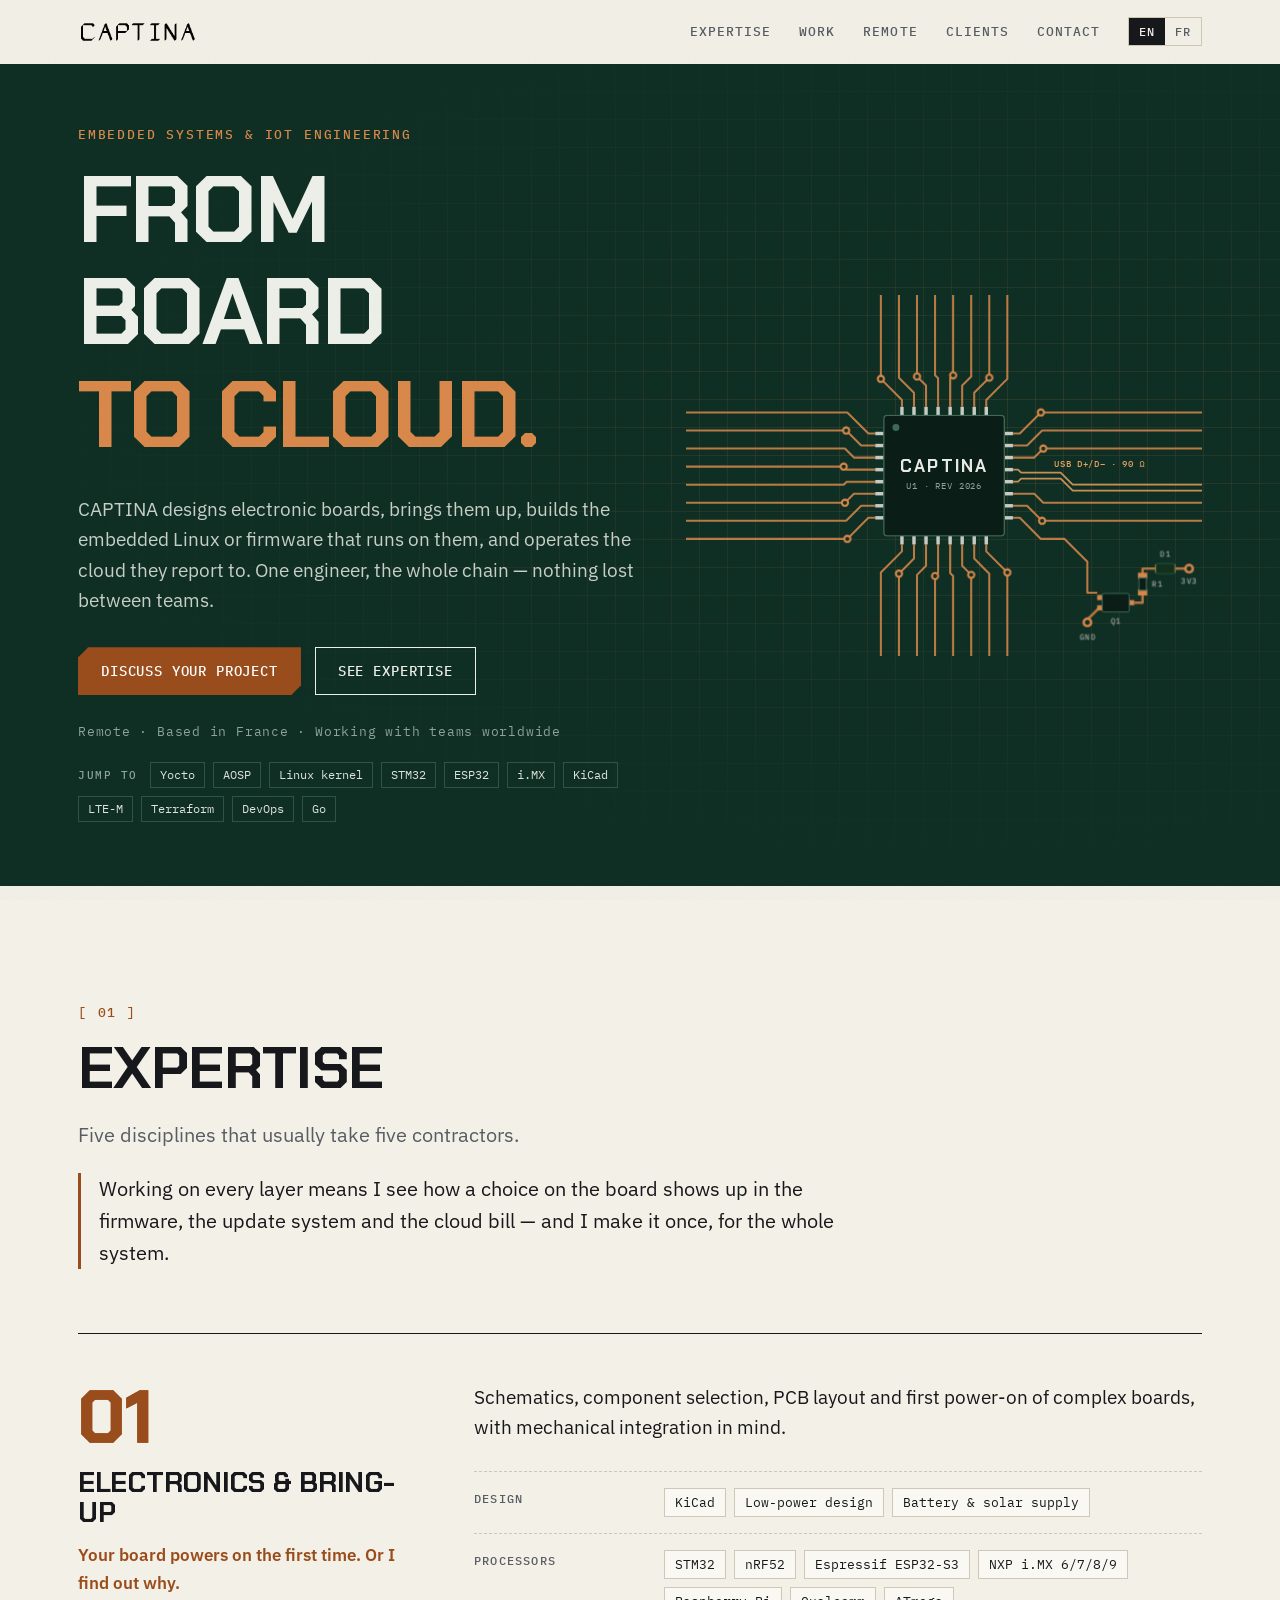
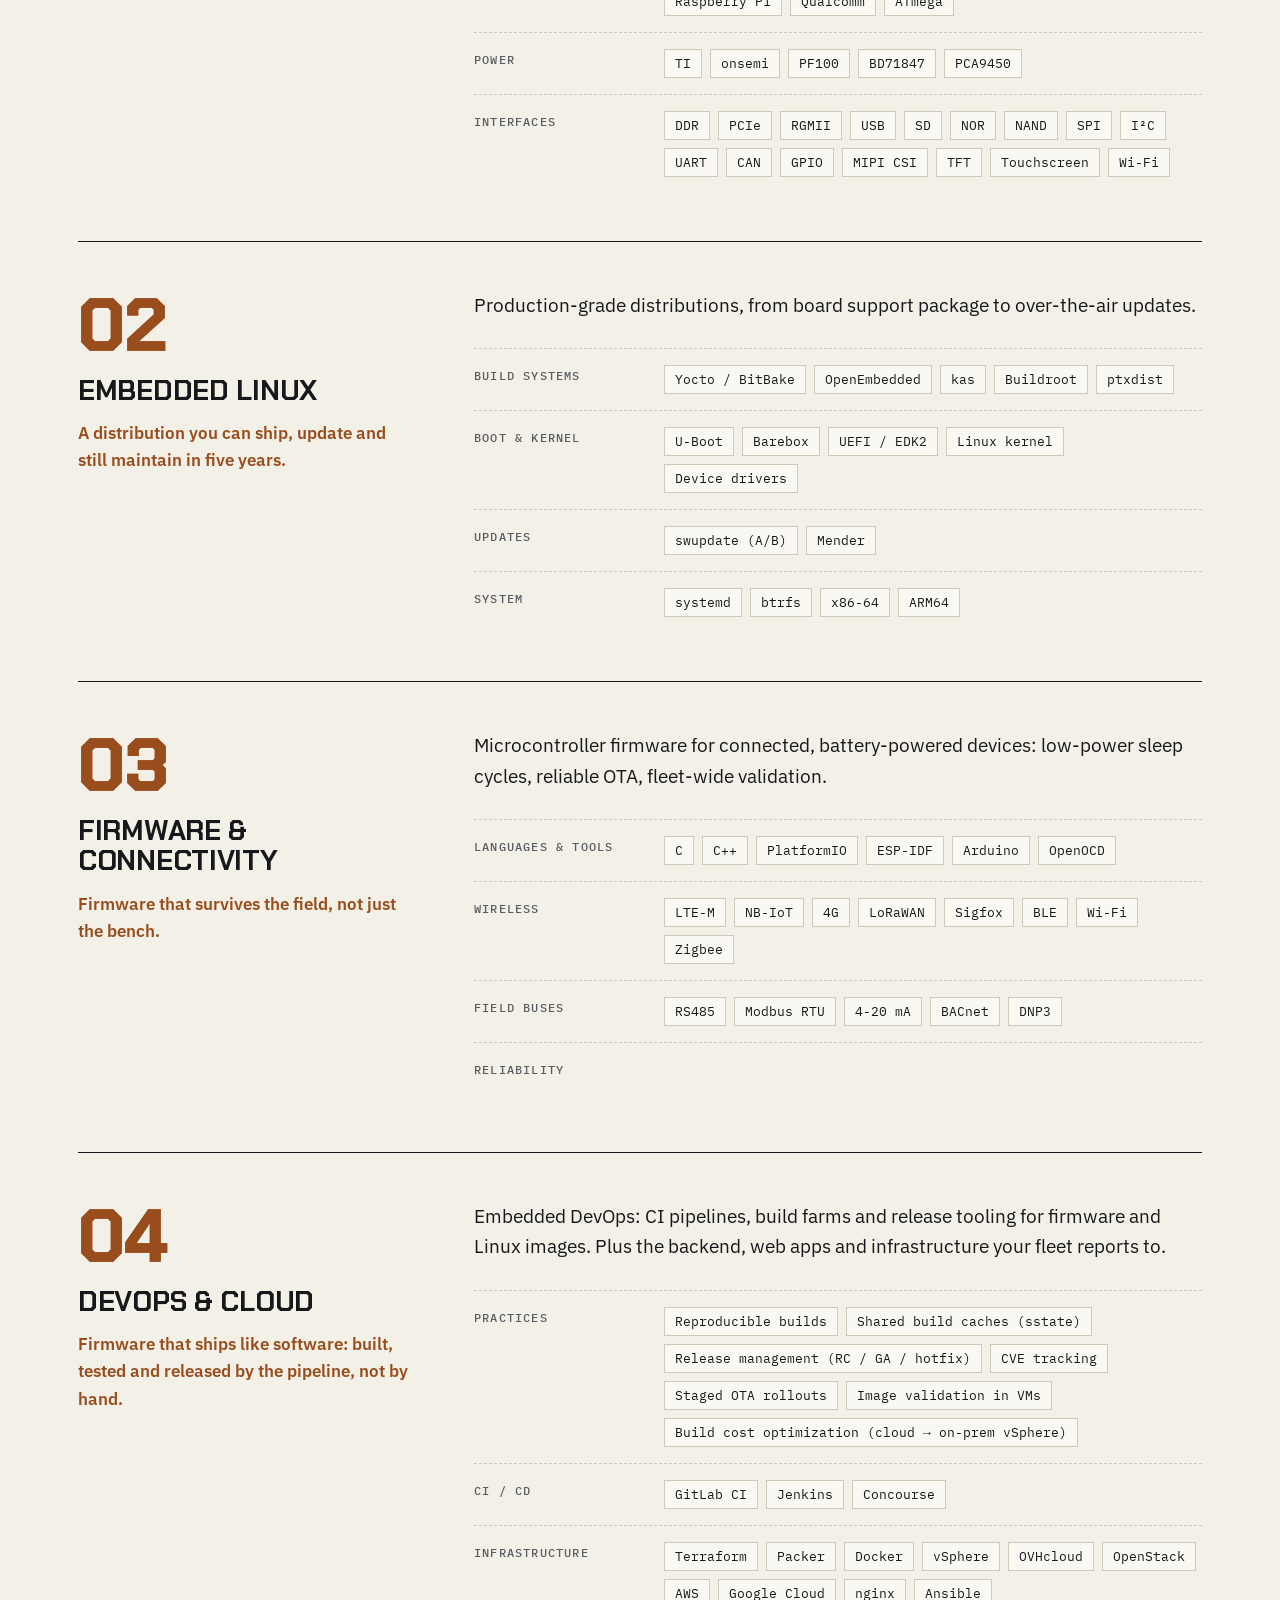
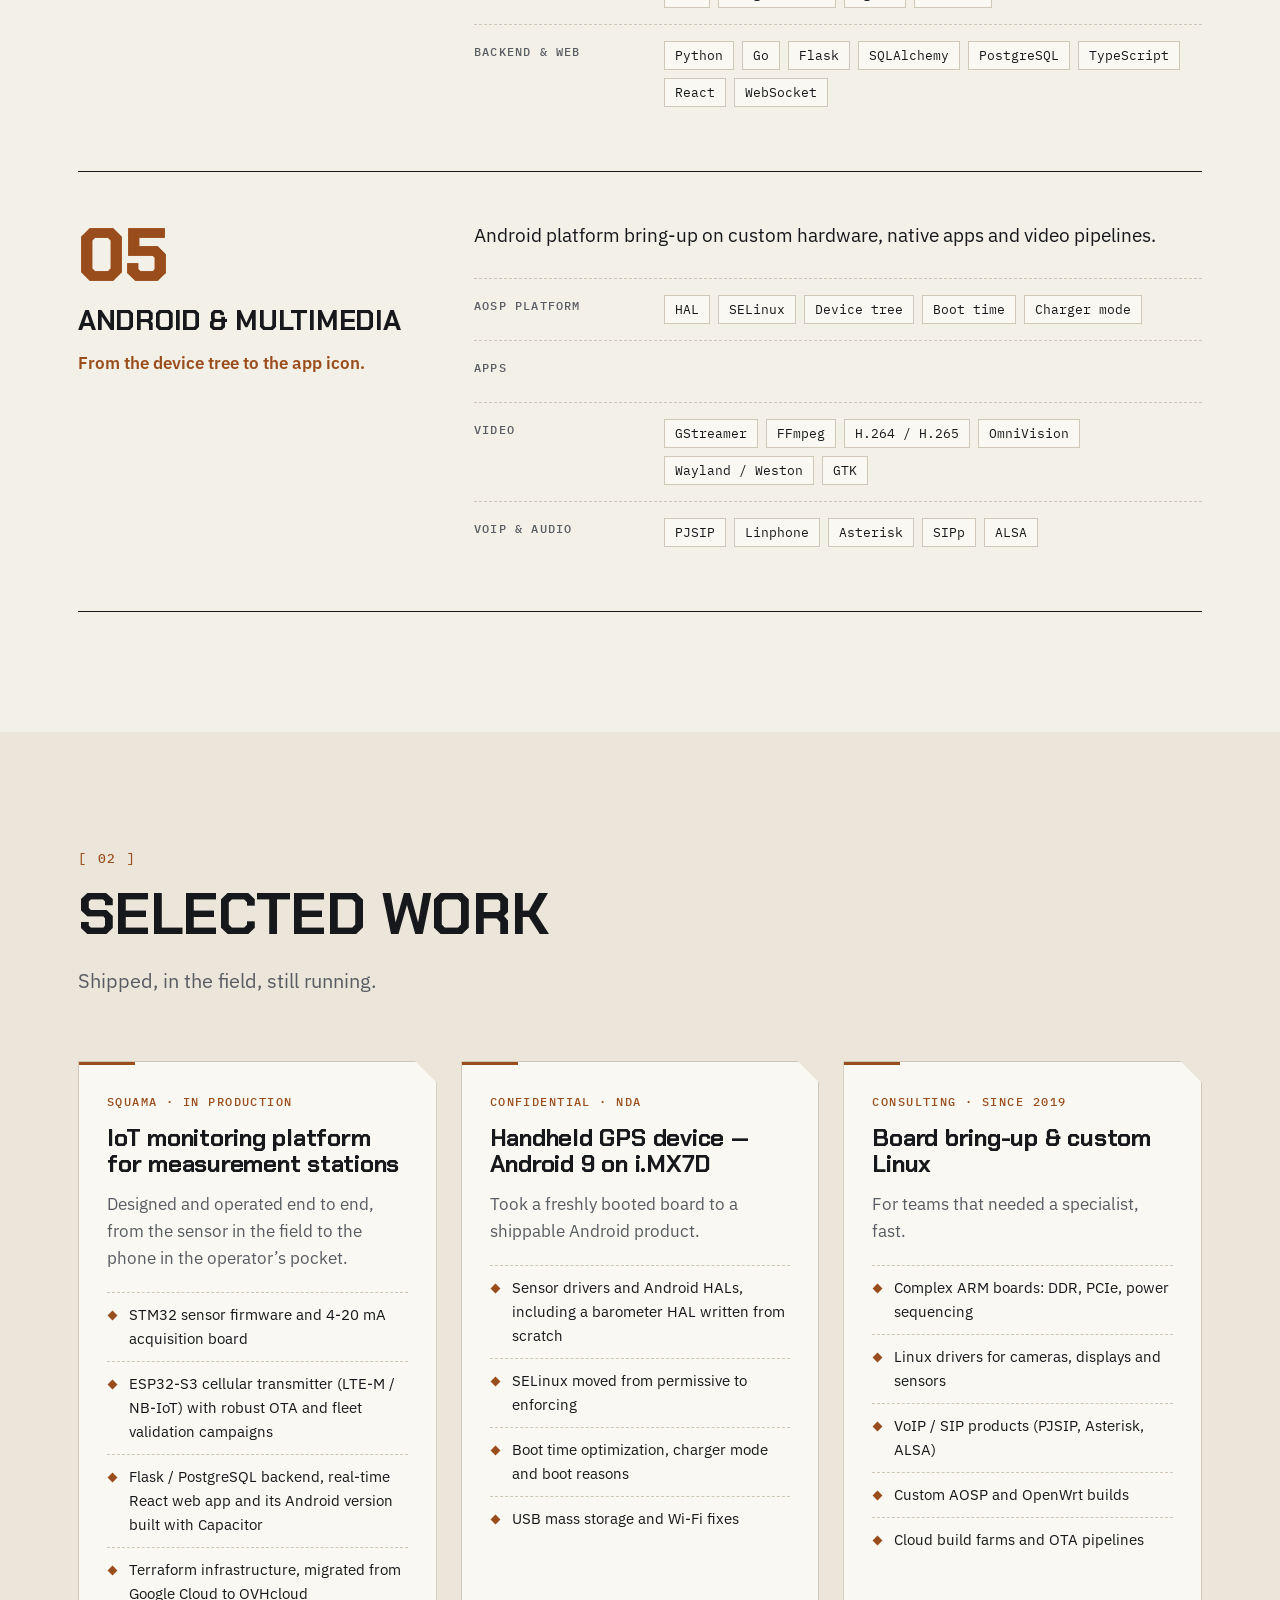
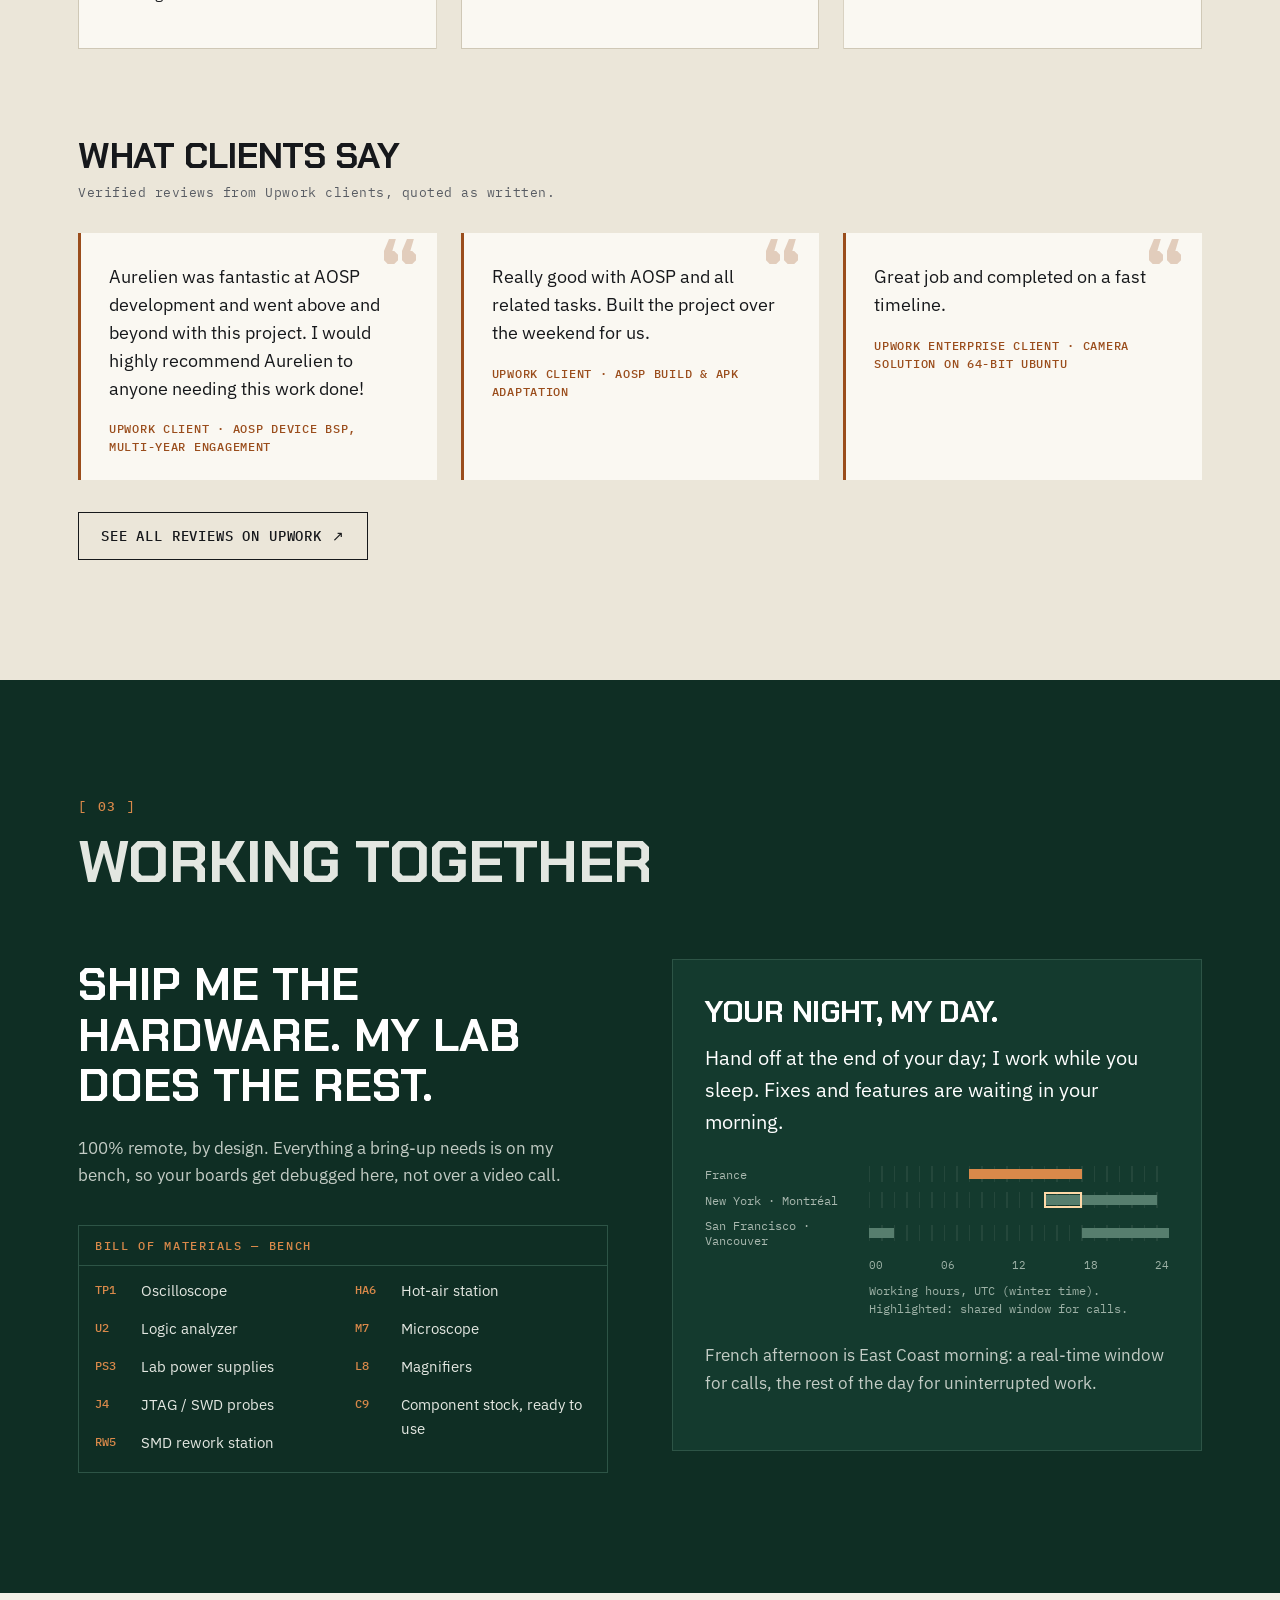
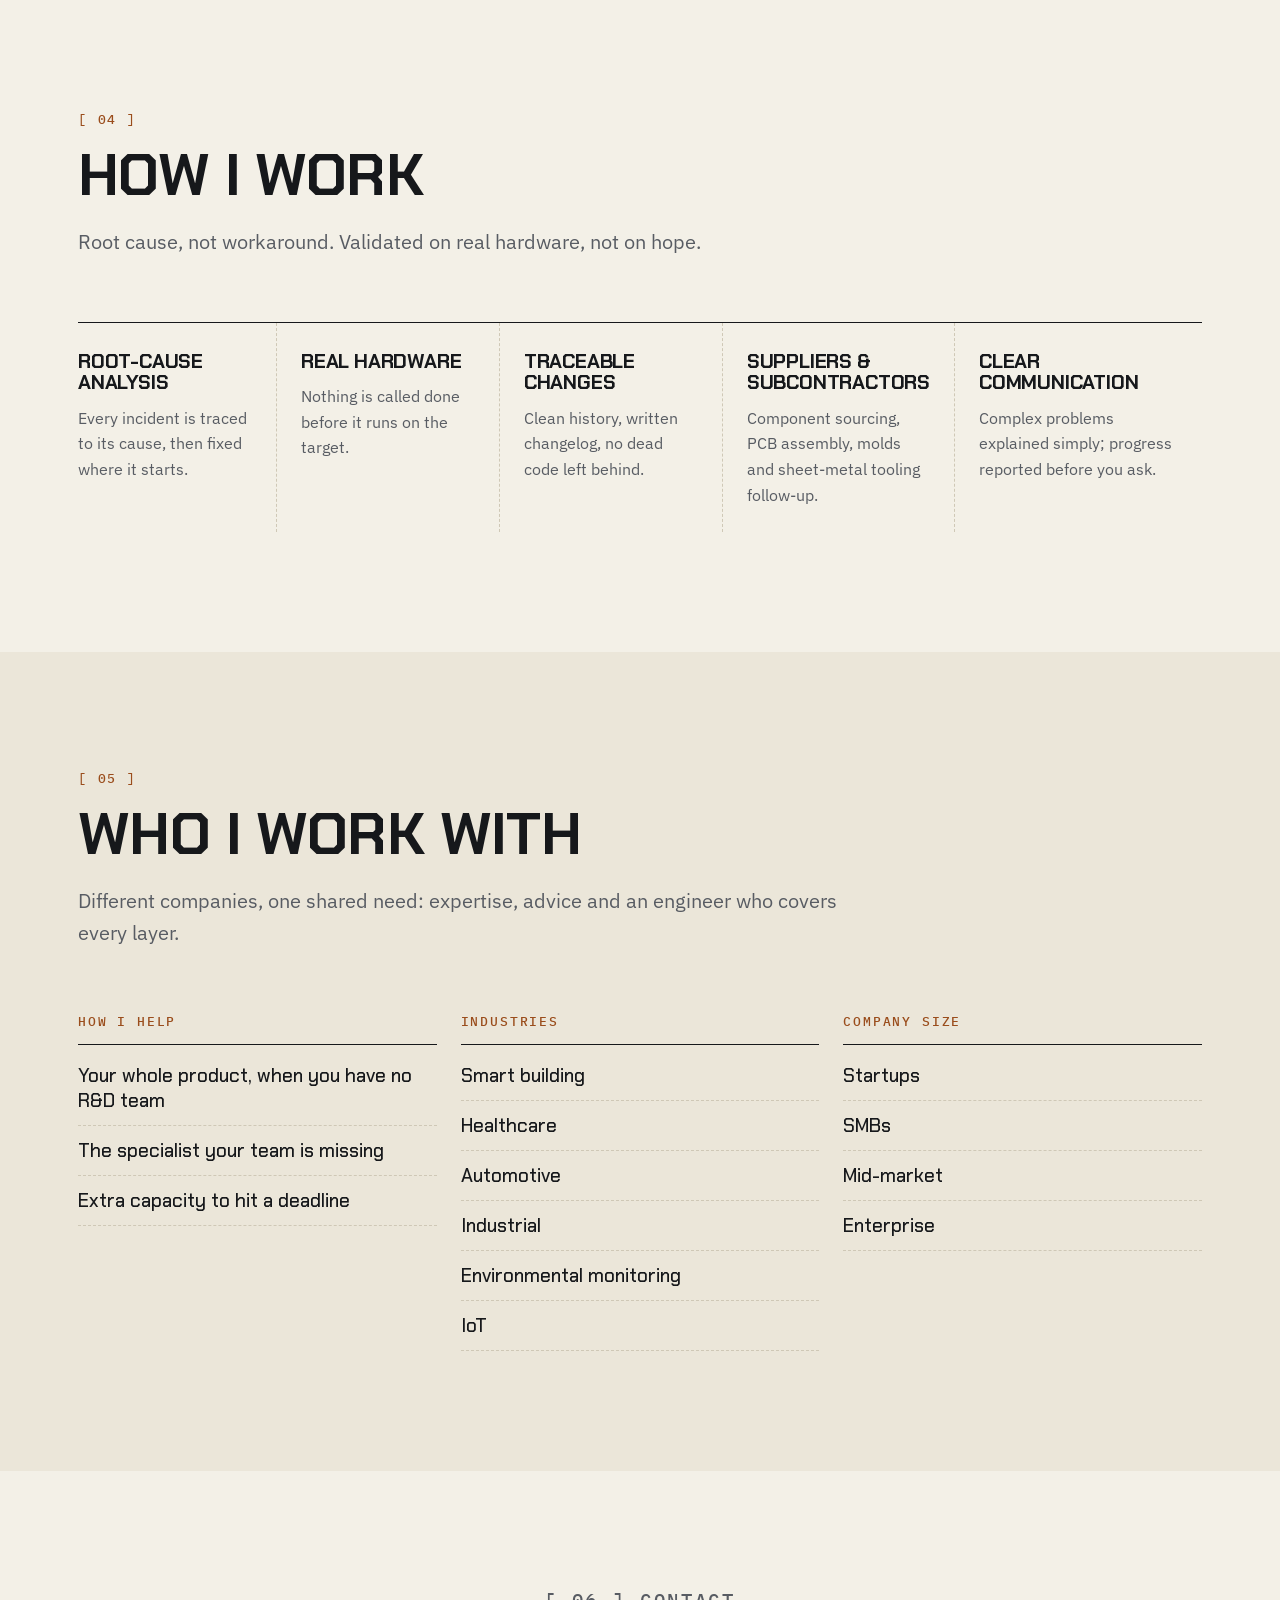
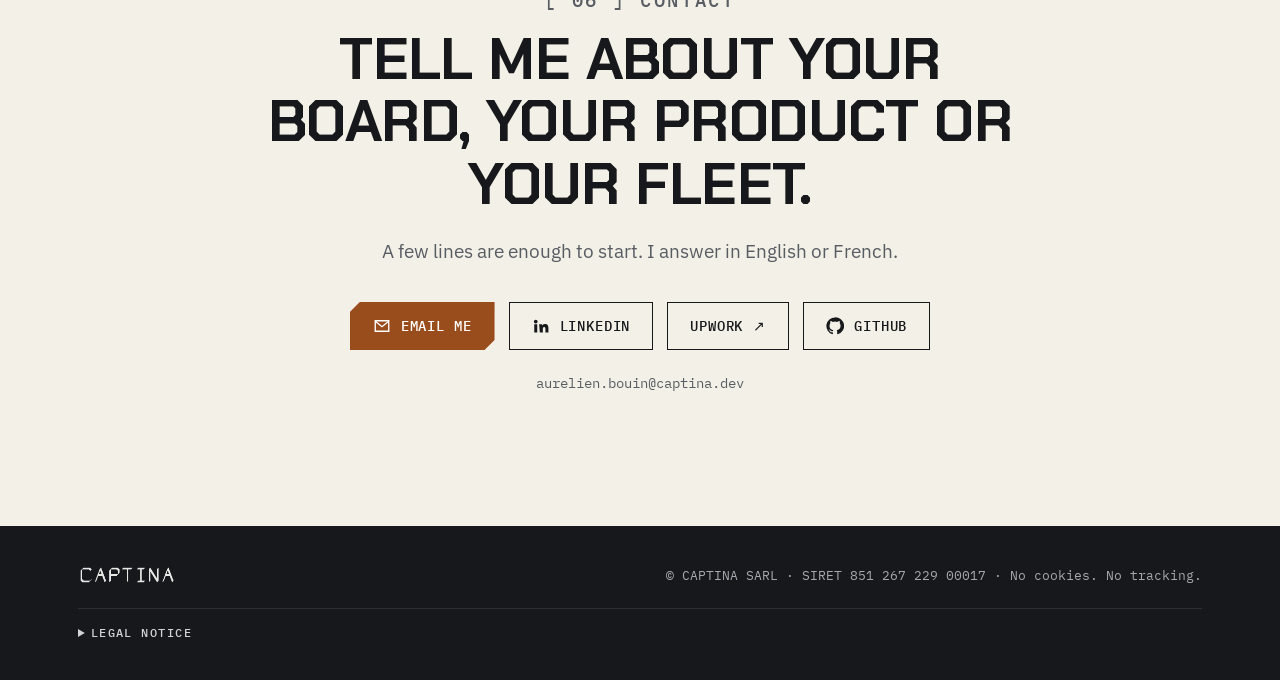
<file: index.html>
<!DOCTYPE html>
<html lang="en">
<head>
  <meta charset="utf-8">
  <meta name="viewport" content="width=device-width, initial-scale=1">
  <title data-i18n="meta.title">CAPTINA — Embedded systems &amp; IoT engineering, from board to cloud</title>
  <meta name="description" data-i18n-attr="content:meta.desc" content="Embedded systems engineering: electronics, embedded Linux (Yocto), firmware, Android (AOSP) and cloud. 100% remote, fully equipped lab, based in France.">
  <link rel="canonical" href="https://captina.dev/">
  <meta property="og:type" content="website">
  <meta property="og:url" content="https://captina.dev/">
  <meta property="og:title" content="CAPTINA — From board to cloud">
  <meta property="og:description" content="Embedded systems engineering: electronics, embedded Linux, firmware, Android and cloud. 100% remote.">
  <meta property="og:image" content="https://captina.dev/images/og.png">
  <meta property="og:image:width" content="1200">
  <meta property="og:image:height" content="630">
  <meta property="og:image:alt" content="CAPTINA — From board to cloud">
  <meta property="og:locale" content="en_US">
  <meta property="og:locale:alternate" content="fr_FR">
  <meta name="twitter:card" content="summary_large_image">
  <link rel="alternate" hreflang="en" href="https://captina.dev/">
  <link rel="alternate" hreflang="fr" href="https://captina.dev/?lang=fr">
  <link rel="alternate" hreflang="x-default" href="https://captina.dev/">
  <meta name="theme-color" content="#0f2e24">
  <script type="application/ld+json">{"@context":"https://schema.org","@type":"ProfessionalService","name":"CAPTINA","url":"https://captina.dev/","logo":"https://captina.dev/images/captina_noir.png","image":"https://captina.dev/images/og.png","description":"Embedded systems and IoT engineering, from board to cloud: electronics, embedded Linux (Yocto), firmware, Android (AOSP), DevOps and cloud. 100% remote.","founder":{"@type":"Person","name":"Aurélien Bouin","jobTitle":"Embedded systems engineer","sameAs":["https://www.linkedin.com/in/aurelien-bouin","https://github.com/aurelihein"]},"address":{"@type":"PostalAddress","addressLocality":"Mazé-Milon","postalCode":"49630","addressCountry":"FR"},"areaServed":"Worldwide","vatID":"FR55851267229","identifier":"SIRET 851 267 229 00017","knowsAbout":["Embedded Linux","Yocto Project","AOSP","Firmware","STM32","ESP32","PCB design","KiCad","IoT","LTE-M","DevOps","Terraform","GitLab CI"],"sameAs":["https://www.linkedin.com/in/aurelien-bouin","https://github.com/aurelihein","https://www.upwork.com/freelancers/~013d21c92118887247"]}</script>
  <link rel="icon" href="images/favicon.svg" type="image/svg+xml">
  <link rel="preload" href="fonts/chakra-petch-700.woff2" as="font" type="font/woff2" crossorigin>
  <link rel="stylesheet" href="css/style.css">
</head>
<body>
  <a class="skip" href="#main" data-i18n="nav.skip">Skip to content</a>

  <header class="topbar">
    <div class="wrap topbar-in">
      <a class="brand" href="#top" aria-label="CAPTINA"><img src="images/captina_noir.png" alt="CAPTINA" width="154" height="28"></a>
      <button class="nav-toggle" type="button" aria-expanded="false" aria-controls="nav" data-i18n-attr="aria-label:nav.menu" aria-label="Menu"><span></span><span></span></button>
      <nav id="nav" class="nav">
        <a href="#expertise" data-i18n="nav.expertise">Expertise</a>
        <a href="#work" data-i18n="nav.work">Work</a>
        <a href="#remote" data-i18n="nav.remote">Remote</a>
        <a href="#references_1" data-i18n="nav.clients">Clients</a>
        <a href="#contact" data-i18n="nav.contact">Contact</a>
        <span class="lang" role="group" aria-label="Language">
          <button type="button" data-lang="en" aria-pressed="true">EN</button><button type="button" data-lang="fr" aria-pressed="false">FR</button>
        </span>
      </nav>
    </div>
  </header>

  <div class="scroll-trace" aria-hidden="true"><i></i></div>
  <svg class="page-trace" aria-hidden="true" focusable="false"></svg>
  <main id="main">
    <section class="hero" id="top">
      <div class="wrap hero-in">
        <div class="hero-copy">
          <p class="kicker" data-i18n="hero.kicker">Embedded systems &amp; IoT engineering</p>
          <h1><span class="line" data-i18n="hero.l1">From board</span> <span class="line accent" data-i18n="hero.l2">to cloud.</span></h1>
          <p class="sub" data-i18n="hero.sub">CAPTINA designs electronic boards, brings them up, builds the embedded Linux or firmware that runs on them, and operates the cloud they report to. One engineer, the whole chain — nothing lost between teams.</p>
          <div class="cta">
            <a class="btn btn-solid" href="#contact" data-i18n="hero.cta1">Discuss your project</a>
            <a class="btn btn-ghost" href="#expertise" data-i18n="hero.cta2">See expertise</a>
          </div>
          <p class="hero-meta" data-i18n="hero.meta">Remote · Based in France · Working with teams worldwide</p>
          <nav class="jump" aria-labelledby="jump-l"><span id="jump-l" data-i18n="hero.index">Jump to</span><a href="#expertise" data-jump="Yocto">Yocto</a><a href="#expertise" data-jump="AOSP">AOSP</a><a href="#expertise" data-jump="Linux kernel">Linux kernel</a><a href="#expertise" data-jump="STM32">STM32</a><a href="#expertise" data-jump="ESP32">ESP32</a><a href="#expertise" data-jump="i.MX">i.MX</a><a href="#expertise" data-jump="KiCad">KiCad</a><a href="#expertise" data-jump="LTE-M">LTE-M</a><a href="#expertise" data-jump="Terraform">Terraform</a><a href="#expertise" data-jump="DevOps">DevOps</a><a href="#expertise" data-jump="Go">Go</a></nav>
        </div>
        <div class="hero-art">
      <svg class="board" viewBox="0 0 600 420" aria-hidden="true" focusable="false">
        <defs><radialGradient id="glow"><stop offset="0" stop-color="#3dff7a" stop-opacity=".9"/><stop offset="1" stop-color="#3dff7a" stop-opacity="0"/></radialGradient></defs>
        <g class="traces"><path class="tr" style="--d:0.00s" d="M251 130L251 122L226.5 97.5L226.5 -280"/><path class="tr" style="--d:0.04s" d="M265 130L265 113.6L247.5 96.1L247.5 -280"/><path class="tr" style="--d:0.07s" d="M279 130L279 105.2L268.5 94.7L268.5 -280"/><path class="tr" style="--d:0.11s" d="M293 130L293 96.8L289.5 93.3L289.5 -280"/><path class="tr" style="--d:0.14s" d="M307 130L307 96.8L310.5 93.3L310.5 -280"/><path class="tr" style="--d:0.18s" d="M321 130L321 105.2L331.5 94.7L331.5 -280"/><path class="tr" style="--d:0.21s" d="M335 130L335 113.6L352.5 96.1L352.5 -280"/><path class="tr" style="--d:0.25s" d="M349 130L349 122L373.5 97.5L373.5 -280"/><path class="tr" style="--d:0.28s" d="M380 161L388 161L412.5 136.5L790 136.5"/><path class="tr" style="--d:0.32s" d="M380 175L396.4 175L413.9 157.5L790 157.5"/><path class="tr" style="--d:0.35s" d="M380 189L404.8 189L415.3 178.5L790 178.5"/><path class="tr" style="--d:0.39s" d="M380 231L404.8 231L415.3 241.5L790 241.5"/><path class="tr" style="--d:0.42s" d="M380 245L396.4 245L413.9 262.5L790 262.5"/><path class="tr" style="--d:0.46s" d="M380 259L388 259L412.5 283.5L440 283.5L466.5 310L466.5 346L478 346"/><path class="tr" style="--d:0.49s" d="M349 290L349 298L373.5 322.5L373.5 700"/><path class="tr" style="--d:0.53s" d="M335 290L335 306.4L352.5 323.9L352.5 700"/><path class="tr" style="--d:0.56s" d="M321 290L321 314.8L331.5 325.3L331.5 700"/><path class="tr" style="--d:0.60s" d="M307 290L307 323.2L310.5 326.7L310.5 700"/><path class="tr" style="--d:0.63s" d="M293 290L293 323.2L289.5 326.7L289.5 700"/><path class="tr" style="--d:0.67s" d="M279 290L279 314.8L268.5 325.3L268.5 700"/><path class="tr" style="--d:0.70s" d="M265 290L265 306.4L247.5 323.9L247.5 700"/><path class="tr" style="--d:0.74s" d="M251 290L251 298L226.5 322.5L226.5 700"/><path class="tr" style="--d:0.77s" d="M220 259L212 259L187.5 283.5L-190 283.5"/><path class="tr" style="--d:0.81s" d="M220 245L203.6 245L186.1 262.5L-190 262.5"/><path class="tr" style="--d:0.84s" d="M220 231L195.2 231L184.7 241.5L-190 241.5"/><path class="tr" style="--d:0.88s" d="M220 217L186.8 217L183.3 220.5L-190 220.5"/><path class="tr" style="--d:0.91s" d="M220 203L186.8 203L183.3 199.5L-190 199.5"/><path class="tr" style="--d:0.95s" d="M220 189L195.2 189L184.7 178.5L-190 178.5"/><path class="tr" style="--d:0.98s" d="M220 175L203.6 175L186.1 157.5L-190 157.5"/><path class="tr" style="--d:1.02s" d="M220 161L212 161L187.5 136.5L-190 136.5"/></g>
        <g class="traces pair"><path class="tr" style="--d:.3s" d="M380 203L386 203L389.5 206.5L435.5 206.5L449.5 220.5L790 220.5"/><path class="tr" style="--d:.3s" d="M380 217L386 217L389.5 213.5L435.5 213.5L449.5 227.5L790 227.5"/></g>
        <g class="pulses"><path class="pulse" style="--p:0s" d="M380 203L386 203L389.5 206.5L435.5 206.5L449.5 220.5L790 220.5"/><path class="pulse" style="--p:0s" d="M380 217L386 217L389.5 213.5L435.5 213.5L449.5 227.5L790 227.5"/><path class="pulse hb-pulse" style="--p:0s" d="M380 259L388 259L412.5 283.5L440 283.5L466.5 310L466.5 346L478 346"/></g>
        <g class="vias"><circle class="via" style="--d:0.00s" cx="226.5" cy="97.5" r="3.6"/><circle class="via" style="--d:0.07s" cx="268.5" cy="94.7" r="3.6"/><circle class="via" style="--d:0.14s" cx="310.5" cy="93.3" r="3.6"/><circle class="via" style="--d:0.21s" cx="352.5" cy="96.1" r="3.6"/><circle class="via" style="--d:0.28s" cx="412.5" cy="136.5" r="3.6"/><circle class="via" style="--d:0.35s" cx="415.3" cy="178.5" r="3.6"/><circle class="via" style="--d:0.42s" cx="413.9" cy="262.5" r="3.6"/><circle class="via" style="--d:0.49s" cx="373.5" cy="322.5" r="3.6"/><circle class="via" style="--d:0.56s" cx="331.5" cy="325.3" r="3.6"/><circle class="via" style="--d:0.63s" cx="289.5" cy="326.7" r="3.6"/><circle class="via" style="--d:0.70s" cx="247.5" cy="323.9" r="3.6"/><circle class="via" style="--d:0.77s" cx="187.5" cy="283.5" r="3.6"/><circle class="via" style="--d:0.84s" cx="184.7" cy="241.5" r="3.6"/><circle class="via" style="--d:0.91s" cx="183.3" cy="199.5" r="3.6"/><circle class="via" style="--d:0.98s" cx="186.1" cy="157.5" r="3.6"/></g>
        <g class="pins"><line x1="251" y1="140" x2="251" y2="130"/><line x1="265" y1="140" x2="265" y2="130"/><line x1="279" y1="140" x2="279" y2="130"/><line x1="293" y1="140" x2="293" y2="130"/><line x1="307" y1="140" x2="307" y2="130"/><line x1="321" y1="140" x2="321" y2="130"/><line x1="335" y1="140" x2="335" y2="130"/><line x1="349" y1="140" x2="349" y2="130"/><line x1="370" y1="161" x2="380" y2="161"/><line x1="370" y1="175" x2="380" y2="175"/><line x1="370" y1="189" x2="380" y2="189"/><line x1="370" y1="203" x2="380" y2="203"/><line x1="370" y1="217" x2="380" y2="217"/><line x1="370" y1="231" x2="380" y2="231"/><line x1="370" y1="245" x2="380" y2="245"/><line x1="370" y1="259" x2="380" y2="259"/><line x1="349" y1="280" x2="349" y2="290"/><line x1="335" y1="280" x2="335" y2="290"/><line x1="321" y1="280" x2="321" y2="290"/><line x1="307" y1="280" x2="307" y2="290"/><line x1="293" y1="280" x2="293" y2="290"/><line x1="279" y1="280" x2="279" y2="290"/><line x1="265" y1="280" x2="265" y2="290"/><line x1="251" y1="280" x2="251" y2="290"/><line x1="230" y1="259" x2="220" y2="259"/><line x1="230" y1="245" x2="220" y2="245"/><line x1="230" y1="231" x2="220" y2="231"/><line x1="230" y1="217" x2="220" y2="217"/><line x1="230" y1="203" x2="220" y2="203"/><line x1="230" y1="189" x2="220" y2="189"/><line x1="230" y1="175" x2="220" y2="175"/><line x1="230" y1="161" x2="220" y2="161"/></g>
        <g class="hb">
          <path class="tr" style="--d:1.2s" d="M478 356L466.5 367.5"/>
          <path class="tr" style="--d:1.2s" d="M512 351L520 351L520 342"/>
          <path class="tr" style="--d:1.3s" d="M520 324L520 318L534 318"/>
          <path class="tr" style="--d:1.3s" d="M550 318L562 318"/>
          <circle class="via" style="--d:1.2s" cx="466.5" cy="370" r="3.6"/>
          <circle class="via" style="--d:1.3s" cx="565" cy="318" r="3.6"/>
          <rect class="pad" x="476" y="343.5" width="6" height="5"/><rect class="pad" x="476" y="353.5" width="6" height="5"/><rect class="pad" x="506" y="348.5" width="6" height="5"/>
          <rect class="body" x="481" y="342" width="26" height="18" rx="1.5"/>
          <rect class="pad" x="515.5" y="338" width="9" height="6"/><rect class="pad" x="515.5" y="322" width="9" height="6"/>
          <rect class="body" x="516.5" y="327" width="7" height="12"/>
          <rect class="pad" x="532" y="314" width="6" height="8"/><rect class="pad" x="546" y="314" width="6" height="8"/>
          <circle class="led-glow" cx="542" cy="318" r="26"/>
          <rect class="led" x="533" y="313" width="18" height="10" rx="1.5"/>
          <text class="silk" x="494" y="371" text-anchor="middle">Q1</text>
          <text class="silk" x="529" y="336">R1</text>
          <text class="silk" x="542" y="307" text-anchor="middle">D1</text>
          <text class="silk" x="466.5" y="387" text-anchor="middle">GND</text>
          <text class="silk" x="565" y="333" text-anchor="middle">3V3</text>
        </g>
        <text class="pair-lbl" x="428" y="200">USB D+/D− · 90 Ω</text>
        <rect class="chip" x="230" y="140" width="140" height="140" rx="4"/>
        <circle class="pin1" cx="244" cy="154" r="4"/>
        <text class="chip-txt" x="300" y="206" text-anchor="middle">CAPTINA</text>
        <text class="chip-sub" x="300" y="226" text-anchor="middle">U1 · REV 2026</text>
      </svg>
        </div>
      </div>
    </section>

    <section class="section" id="expertise" aria-labelledby="expertise-h">
      <div class="wrap">
        <div class="section-head reveal">
          <p class="kicker">[ 01 ]</p>
          <h2 id="expertise-h" data-i18n="exp.title">Expertise</h2>
          <p class="section-lead" data-i18n="exp.lead">Five disciplines that usually take five contractors.</p>
          <p class="section-lead vision" data-i18n="exp.vision">Working on every layer means I see how a choice on the board shows up in the firmware, the update system and the cloud bill — and I make it once, for the whole system.</p>
        </div>
      <article class="spec reveal" id="speciality_1">
        <header class="spec-head">
          <span class="spec-num" aria-hidden="true">01</span>
          <h3 data-i18n="e1.title">Electronics &amp; bring-up</h3>
          <p class="hook" data-i18n="e1.hook">Your board powers on the first time. Or I find out why.</p>
        </header>
        <div class="spec-body">
          <p class="lead" data-i18n="e1.lead">Schematics, component selection, PCB layout and first power-on of complex boards, with mechanical integration in mind.</p>
          <dl class="pins">
            <div><dt data-i18n="e1.r1">Design</dt><dd><ul class="tags" data-stagger><li>KiCad</li><li data-i18n="e1.t1">Low-power design</li><li data-i18n="e1.t2">Battery &amp; solar supply</li></ul></dd></div>
            <div><dt data-i18n="e1.r2">Processors</dt><dd><ul class="tags" data-stagger><li>STM32</li><li>nRF52</li><li>Espressif ESP32-S3</li><li>NXP i.MX 6/7/8/9</li><li>Raspberry Pi</li><li>Qualcomm</li><li>ATmega</li></ul></dd></div>
            <div><dt data-i18n="e1.r3">Power</dt><dd><ul class="tags" data-stagger><li>TI</li><li>onsemi</li><li>PF100</li><li>BD71847</li><li>PCA9450</li></ul></dd></div>
            <div><dt data-i18n="e1.r4">Interfaces</dt><dd><ul class="tags" data-stagger><li>DDR</li><li>PCIe</li><li>RGMII</li><li>USB</li><li>SD</li><li>NOR</li><li>NAND</li><li>SPI</li><li>I²C</li><li>UART</li><li>CAN</li><li>GPIO</li><li>MIPI CSI</li><li>TFT</li><li data-i18n="e1.t3">Touchscreen</li><li>Wi-Fi</li></ul></dd></div>
          </dl>
        </div>
      </article>
      <article class="spec reveal" id="speciality_2">
        <header class="spec-head">
          <span class="spec-num" aria-hidden="true">02</span>
          <h3 data-i18n="e2.title">Embedded Linux</h3>
          <p class="hook" data-i18n="e2.hook">A distribution you can ship, update and still maintain in five years.</p>
        </header>
        <div class="spec-body">
          <p class="lead" data-i18n="e2.lead">Production-grade distributions, from board support package to over-the-air updates.</p>
          <dl class="pins">
            <div><dt data-i18n="e2.r1">Build systems</dt><dd><ul class="tags" data-stagger><li>Yocto / BitBake</li><li>OpenEmbedded</li><li>kas</li><li>Buildroot</li><li>ptxdist</li></ul></dd></div>
            <div><dt data-i18n="e2.r2">Boot &amp; kernel</dt><dd><ul class="tags" data-stagger><li>U-Boot</li><li>Barebox</li><li>UEFI / EDK2</li><li data-i18n="e2.t1">Linux kernel</li><li data-i18n="e2.t2">Device drivers</li></ul></dd></div>
            <div><dt data-i18n="e2.r3">Updates</dt><dd><ul class="tags" data-stagger><li>swupdate (A/B)</li><li>Mender</li></ul></dd></div>
            <div><dt data-i18n="e2.r4">System</dt><dd><ul class="tags" data-stagger><li>systemd</li><li>btrfs</li><li>x86-64</li><li>ARM64</li></ul></dd></div>
          </dl>
        </div>
      </article>
      <article class="spec reveal" id="speciality_3">
        <header class="spec-head">
          <span class="spec-num" aria-hidden="true">03</span>
          <h3 data-i18n="e3.title">Firmware &amp; connectivity</h3>
          <p class="hook" data-i18n="e3.hook">Firmware that survives the field, not just the bench.</p>
        </header>
        <div class="spec-body">
          <p class="lead" data-i18n="e3.lead">Microcontroller firmware for connected, battery-powered devices: low-power sleep cycles, reliable OTA, fleet-wide validation.</p>
          <dl class="pins">
            <div><dt data-i18n="e3.r1">Languages &amp; tools</dt><dd><ul class="tags" data-stagger><li>C</li><li>C++</li><li>PlatformIO</li><li>ESP-IDF</li><li>Arduino</li><li>OpenOCD</li></ul></dd></div>
            <div><dt data-i18n="e3.r2">Wireless</dt><dd><ul class="tags" data-stagger><li>LTE-M</li><li>NB-IoT</li><li>4G</li><li>LoRaWAN</li><li>Sigfox</li><li>BLE</li><li>Wi-Fi</li><li>Zigbee</li></ul></dd></div>
            <div><dt data-i18n="e3.r3">Field buses</dt><dd><ul class="tags" data-stagger><li>RS485</li><li>Modbus RTU</li><li>4-20 mA</li><li>BACnet</li><li>DNP3</li></ul></dd></div>
            <div><dt data-i18n="e3.r4">Reliability</dt><dd><ul class="tags" data-stagger><li>OTA</li><li>Watchdog</li><li>NVS / EEPROM</li><li data-i18n="e3.t1">RTC wake-up</li></ul></dd></div>
          </dl>
        </div>
      </article>
      <article class="spec reveal" id="speciality_4">
        <header class="spec-head">
          <span class="spec-num" aria-hidden="true">04</span>
          <h3 data-i18n="e4.title">DevOps &amp; cloud</h3>
          <p class="hook" data-i18n="e4.hook">Firmware that ships like software: built, tested and released by the pipeline, not by hand.</p>
        </header>
        <div class="spec-body">
          <p class="lead" data-i18n="e4.lead">Embedded DevOps: CI pipelines, build farms and release tooling for firmware and Linux images. Plus the backend, web apps and infrastructure your fleet reports to.</p>
          <dl class="pins">
            <div><dt data-i18n="e4.r0">Practices</dt><dd><ul class="tags" data-stagger><li data-i18n="e4.t1">Reproducible builds</li><li data-i18n="e4.t2">Shared build caches (sstate)</li><li data-i18n="e4.t3">Release management (RC / GA / hotfix)</li><li data-i18n="e4.t4">CVE tracking</li><li data-i18n="e4.t5">Staged OTA rollouts</li><li data-i18n="e4.t6">Image validation in VMs</li><li data-i18n="e4.t7">Build cost optimization (cloud → on-prem vSphere)</li></ul></dd></div>
            <div><dt data-i18n="e4.r1">CI / CD</dt><dd><ul class="tags" data-stagger><li>GitLab CI</li><li>Jenkins</li><li>Concourse</li></ul></dd></div>
            <div><dt data-i18n="e4.r2">Infrastructure</dt><dd><ul class="tags" data-stagger><li>Terraform</li><li>Packer</li><li>Docker</li><li>vSphere</li><li>OVHcloud</li><li>OpenStack</li><li>AWS</li><li>Google Cloud</li><li>nginx</li><li>Ansible</li></ul></dd></div>
            <div><dt data-i18n="e4.r3">Backend &amp; web</dt><dd><ul class="tags" data-stagger><li>Python</li><li>Go</li><li>Flask</li><li>SQLAlchemy</li><li>PostgreSQL</li><li>TypeScript</li><li>React</li><li>WebSocket</li></ul></dd></div>
          </dl>
        </div>
      </article>
      <article class="spec reveal" id="speciality_5">
        <header class="spec-head">
          <span class="spec-num" aria-hidden="true">05</span>
          <h3 data-i18n="e5.title">Android &amp; multimedia</h3>
          <p class="hook" data-i18n="e5.hook">From the device tree to the app icon.</p>
        </header>
        <div class="spec-body">
          <p class="lead" data-i18n="e5.lead">Android platform bring-up on custom hardware, native apps and video pipelines.</p>
          <dl class="pins">
            <div><dt data-i18n="e5.r1">AOSP platform</dt><dd><ul class="tags" data-stagger><li>HAL</li><li>SELinux</li><li>Device tree</li><li data-i18n="e5.t1">Boot time</li><li data-i18n="e5.t2">Charger mode</li></ul></dd></div>
            <div><dt data-i18n="e5.r2">Apps</dt><dd><ul class="tags" data-stagger><li>Kotlin</li><li>Jetpack Compose</li><li>CameraX</li><li>Capacitor</li></ul></dd></div>
            <div><dt data-i18n="e5.r3">Video</dt><dd><ul class="tags" data-stagger><li>GStreamer</li><li>FFmpeg</li><li>H.264 / H.265</li><li>OmniVision</li><li>Wayland / Weston</li><li>GTK</li></ul></dd></div>
            <div><dt data-i18n="e5.r4">VoIP &amp; audio</dt><dd><ul class="tags" data-stagger><li>PJSIP</li><li>Linphone</li><li>Asterisk</li><li>SIPp</li><li>ALSA</li></ul></dd></div>
          </dl>
        </div>
      </article>
      </div>
    </section>

    <section class="section section-alt" id="work" aria-labelledby="work-h">
      <div class="wrap">
        <div class="section-head reveal">
          <p class="kicker">[ 02 ]</p>
          <h2 id="work-h" data-i18n="work.title">Selected work</h2>
          <p class="section-lead" data-i18n="work.lead">Shipped, in the field, still running.</p>
        </div>
        <div class="cases" data-stagger>
        <article class="case">
          <p class="case-label" data-i18n="w1.label">Squama · In production</p>
          <h3 data-i18n="w1.title">IoT monitoring platform for measurement stations</h3>
          <p class="case-desc" data-i18n="w1.desc">Designed and operated end to end, from the sensor in the field to the phone in the operator’s pocket.</p>
          <ul class="ticks">
            <li data-i18n="w1.i1">STM32 sensor firmware and 4-20 mA acquisition board</li>
            <li data-i18n="w1.i2">ESP32-S3 cellular transmitter (LTE-M / NB-IoT) with robust OTA and fleet validation campaigns</li>
            <li data-i18n="w1.i3">Flask / PostgreSQL backend, real-time React web app and its Android version built with Capacitor</li>
            <li data-i18n="w1.i4">Terraform infrastructure, migrated from Google Cloud to OVHcloud</li>
          </ul>
        </article>
        <article class="case">
          <p class="case-label" data-i18n="w2.label">Confidential · NDA</p>
          <h3 data-i18n="w2.title">Handheld GPS device — Android 9 on i.MX7D</h3>
          <p class="case-desc" data-i18n="w2.desc">Took a freshly booted board to a shippable Android product.</p>
          <ul class="ticks">
            <li data-i18n="w2.i1">Sensor drivers and Android HALs, including a barometer HAL written from scratch</li>
            <li data-i18n="w2.i2">SELinux moved from permissive to enforcing</li>
            <li data-i18n="w2.i3">Boot time optimization, charger mode and boot reasons</li>
            <li data-i18n="w2.i4">USB mass storage and Wi-Fi fixes</li>
          </ul>
        </article>
        <article class="case">
          <p class="case-label" data-i18n="w3.label">Consulting · since 2019</p>
          <h3 data-i18n="w3.title">Board bring-up &amp; custom Linux</h3>
          <p class="case-desc" data-i18n="w3.desc">For teams that needed a specialist, fast.</p>
          <ul class="ticks">
            <li data-i18n="w3.i1">Complex ARM boards: DDR, PCIe, power sequencing</li>
            <li data-i18n="w3.i2">Linux drivers for cameras, displays and sensors</li>
            <li data-i18n="w3.i3">VoIP / SIP products (PJSIP, Asterisk, ALSA)</li>
            <li data-i18n="w3.i5">Custom AOSP and OpenWrt builds</li>
            <li data-i18n="w3.i4">Cloud build farms and OTA pipelines</li>
          </ul>
        </article>
        </div>
        <div class="reviews">
          <div class="reviews-head reveal">
            <h3 data-i18n="r.title">What clients say</h3>
            <p data-i18n="r.note">Verified reviews from Upwork clients, quoted as written.</p>
          </div>
          <div class="quotes" data-stagger>
            <figure class="quote"><blockquote lang="en">Aurelien was fantastic at AOSP development and went above and beyond with this project. I would highly recommend Aurelien to anyone needing this work done!</blockquote><figcaption data-i18n="r.l1">Upwork client · AOSP device BSP, multi-year engagement</figcaption></figure>
            <figure class="quote"><blockquote lang="en">Really good with AOSP and all related tasks. Built the project over the weekend for us.</blockquote><figcaption data-i18n="r.l2">Upwork client · AOSP build & APK adaptation</figcaption></figure>
            <figure class="quote"><blockquote lang="en">Great job and completed on a fast timeline.</blockquote><figcaption data-i18n="r.l3">Upwork Enterprise client · Camera solution on 64-bit Ubuntu</figcaption></figure>
          </div>
          <a class="btn btn-ghost" href="https://www.upwork.com/freelancers/~013d21c92118887247" rel="noopener" target="_blank"><span data-i18n="r.all">See all reviews on Upwork</span> <span aria-hidden="true">↗</span></a>
        </div>
      </div>
    </section>

    <section class="section section-dark" id="remote" aria-labelledby="remote-h">
      <div class="wrap">
        <div class="section-head reveal">
          <p class="kicker">[ 03 ]</p>
          <h2 id="remote-h" data-i18n="remote.title">Working together</h2>
        </div>
        <div class="remote-grid">
          <div class="reveal">
            <p class="statement" data-i18n="remote.big">Ship me the hardware. My lab does the rest.</p>
            <p data-i18n="remote.p">100% remote, by design. Everything a bring-up needs is on my bench, so your boards get debugged here, not over a video call.</p>
            <div class="bom">
              <p class="bom-title" data-i18n="bench.title">Bill of materials — bench</p>
              <ul data-stagger>
              <li><span class="ref">TP1</span><span data-i18n="bench.b1">Oscilloscope</span></li>
              <li><span class="ref">U2</span><span data-i18n="bench.b2">Logic analyzer</span></li>
              <li><span class="ref">PS3</span><span data-i18n="bench.b3">Lab power supplies</span></li>
              <li><span class="ref">J4</span><span data-i18n="bench.b4">JTAG / SWD probes</span></li>
              <li><span class="ref">RW5</span><span data-i18n="bench.b5">SMD rework station</span></li>
              <li><span class="ref">HA6</span><span data-i18n="bench.b6">Hot-air station</span></li>
              <li><span class="ref">M7</span><span data-i18n="bench.b7">Microscope</span></li>
              <li><span class="ref">L8</span><span data-i18n="bench.b8">Magnifiers</span></li>
              <li><span class="ref">C9</span><span data-i18n="bench.b9">Component stock, ready to use</span></li>
              </ul>
            </div>
          </div>
          <div class="tz reveal">
            <h3 data-i18n="tz.title">Your night, my day.</h3>
            <p class="tz-hook" data-i18n="tz.p">Hand off at the end of your day; I work while you sleep. Fixes and features are waiting in your morning.</p>
            <div class="tz-chart" role="img" data-i18n-attr="aria-label:tz.aria" aria-label="Working hours: France 8:00 to 17:00 UTC, US East Coast 14:00 to 23:00 UTC, US West Coast 17:00 to 2:00 UTC. France and the East Coast overlap from 14:00 to 17:00 UTC.">
              <div class="tz-row"><span class="tz-name" data-i18n="tz.fr">France</span><span class="tz-track"><i class="tz-bar me" style="--a:8;--b:17"></i></span></div>
              <div class="tz-row"><span class="tz-name" data-i18n="tz.et">New York · Montréal</span><span class="tz-track"><i class="tz-bar" style="--a:14;--b:23"></i><i class="tz-ov" style="--a:14;--b:17"></i></span></div>
              <div class="tz-row"><span class="tz-name" data-i18n="tz.pt">San Francisco · Vancouver</span><span class="tz-track"><i class="tz-bar" style="--a:17;--b:24"></i><i class="tz-bar" style="--a:0;--b:2"></i></span></div>
              <div class="tz-scale" aria-hidden="true"><span>00</span><span>06</span><span>12</span><span>18</span><span>24</span></div>
              <p class="tz-caption" data-i18n="tz.caption">Working hours, UTC (winter time). Highlighted: shared window for calls.</p>
            </div>
            <p data-i18n="tz.overlap">French afternoon is East Coast morning: a real-time window for calls, the rest of the day for uninterrupted work.</p>
          </div>
        </div>
      </div>
    </section>

    <section class="section" id="method" aria-labelledby="method-h">
      <div class="wrap">
        <div class="section-head reveal">
          <p class="kicker">[ 04 ]</p>
          <h2 id="method-h" data-i18n="m.title">How I work</h2>
          <p class="section-lead" data-i18n="m.lead">Root cause, not workaround. Validated on real hardware, not on hope.</p>
        </div>
        <div class="principles" data-stagger>
          <div class="principle"><h3 data-i18n="m.p1">Root-cause analysis</h3><p data-i18n="m.d1">Every incident is traced to its cause, then fixed where it starts.</p></div>
          <div class="principle"><h3 data-i18n="m.p2">Real hardware</h3><p data-i18n="m.d2">Nothing is called done before it runs on the target.</p></div>
          <div class="principle"><h3 data-i18n="m.p3">Traceable changes</h3><p data-i18n="m.d3">Clean history, written changelog, no dead code left behind.</p></div>
          <div class="principle"><h3 data-i18n="m.p4">Suppliers &amp; subcontractors</h3><p data-i18n="m.d4">Component sourcing, PCB assembly, molds and sheet-metal tooling follow-up.</p></div>
          <div class="principle"><h3 data-i18n="m.p5">Clear communication</h3><p data-i18n="m.d5">Complex problems explained simply; progress reported before you ask.</p></div>
        </div>
      </div>
    </section>

    <section class="section section-alt" id="references_1" aria-labelledby="clients-h">
      <div class="wrap">
        <div class="section-head reveal">
          <p class="kicker">[ 05 ]</p>
          <h2 id="clients-h" data-i18n="c.title">Who I work with</h2>
          <p class="section-lead" data-i18n="c.lead">Different companies, one shared need: expertise, advice and an engineer who covers every layer.</p>
        </div>
        <div class="clients" data-stagger>
          <div class="client-col"><h3 data-i18n="c.h1">How I help</h3><ul><li data-i18n="c.1.1">Your whole product, when you have no R&amp;D team</li><li data-i18n="c.1.2">The specialist your team is missing</li><li data-i18n="c.1.3">Extra capacity to hit a deadline</li></ul></div>
          <div class="client-col"><h3 data-i18n="c.h2">Industries</h3><ul><li data-i18n="c.2.1">Smart building</li><li data-i18n="c.2.2">Healthcare</li><li data-i18n="c.2.3">Automotive</li><li data-i18n="c.2.4">Industrial</li><li data-i18n="c.2.5">Environmental monitoring</li><li data-i18n="c.2.6">IoT</li></ul></div>
          <div class="client-col"><h3 data-i18n="c.h3">Company size</h3><ul><li data-i18n="c.3.1">Startups</li><li data-i18n="c.3.2">SMBs</li><li data-i18n="c.3.3">Mid-market</li><li data-i18n="c.3.4">Enterprise</li></ul></div>
        </div>
      </div>
    </section>

    <section class="section contact" id="contact" aria-labelledby="contact-h">
      <div class="wrap contact-in reveal">
        <p class="kicker">[ 06 ] <span data-i18n="contact.kicker">Contact</span></p>
        <h2 id="contact-h" data-i18n="contact.title">Tell me about your board, your product or your fleet.</h2>
        <p data-i18n="contact.p">A few lines are enough to start. I answer in English or French.</p>
        <div class="contact-links">
          <a class="btn btn-solid mail" data-u="aurelien.bouin" data-d="captina.dev" href="#contact"><svg viewBox="0 0 24 24" aria-hidden="true"><path d="M3 5h18v14H3z" fill="none" stroke="currentColor" stroke-width="1.8"/><path d="M3.5 6l8.5 7 8.5-7" fill="none" stroke="currentColor" stroke-width="1.8"/></svg><span data-i18n="contact.cta">Email me</span></a>
          <a class="btn btn-ghost" href="https://www.linkedin.com/in/aurelien-bouin" rel="noopener" target="_blank"><svg viewBox="0 0 24 24" aria-hidden="true"><path d="M4.98 3.5a2.5 2.5 0 1 1 0 5 2.5 2.5 0 0 1 0-5zM3 9.75h4v11H3zM9.5 9.75h3.8v1.5h.06c.53-1 1.83-2.05 3.77-2.05 4.03 0 4.77 2.65 4.77 6.1v5.45h-4v-4.83c0-1.15-.02-2.63-1.6-2.63-1.6 0-1.85 1.25-1.85 2.55v4.91h-4z"/></svg>LinkedIn</a>
          <a class="btn btn-ghost" href="https://www.upwork.com/freelancers/~013d21c92118887247" rel="noopener" target="_blank">Upwork <span aria-hidden="true">↗</span></a>
          <a class="btn btn-ghost" href="https://github.com/aurelihein" rel="noopener" target="_blank"><svg viewBox="0 0 24 24" aria-hidden="true"><path d="M12 .5a11.5 11.5 0 0 0-3.64 22.41c.58.1.79-.25.79-.56v-2c-3.2.7-3.88-1.37-3.88-1.37-.52-1.33-1.28-1.69-1.28-1.69-1.05-.71.08-.7.08-.7 1.16.08 1.77 1.19 1.77 1.19 1.03 1.77 2.7 1.26 3.36.96.1-.75.4-1.26.73-1.55-2.55-.29-5.24-1.28-5.24-5.68 0-1.26.45-2.28 1.19-3.09-.12-.29-.52-1.46.11-3.05 0 0 .97-.31 3.17 1.18a11 11 0 0 1 5.77 0c2.2-1.49 3.17-1.18 3.17-1.18.63 1.59.23 2.76.11 3.05.74.81 1.19 1.83 1.19 3.09 0 4.41-2.69 5.39-5.25 5.67.41.36.78 1.06.78 2.14v3.17c0 .31.21.67.8.56A11.5 11.5 0 0 0 12 .5z"/></svg>GitHub</a>
        </div>
        <p class="mail-plain"><span class="mail-addr" data-u="aurelien.bouin" data-d="captina.dev">aurelien.bouin [at] captina.dev</span></p>
      </div>
    </section>
  </main>

  <footer class="footer">
    <div class="wrap">
      <div class="footer-top">
        <img src="images/captina_blanc.png" alt="CAPTINA" width="110" height="20" loading="lazy">
        <p>&copy; CAPTINA SARL &middot; SIRET 851 267 229 00017 &middot; <span data-i18n="foot.nocookie">No cookies. No tracking.</span></p>
      </div>
      <details class="legal" id="legal">
        <summary data-i18n="legal.title">Legal notice</summary>
        <dl>
          <div><dt data-i18n="legal.pub">Publisher</dt><dd><span data-i18n="legal.pubv">CAPTINA, single-member SARL (French limited liability company) with a share capital of €1,500</span></dd></div>
          <div><dt data-i18n="legal.office">Registered office</dt><dd>11T Route de Fayet, Mazé, 49630 Mazé-Milon, France</dd></div>
          <div><dt data-i18n="legal.reg">Registration</dt><dd>RCS Angers 851 267 229 &middot; SIRET 851 267 229 00017</dd></div>
          <div><dt data-i18n="legal.vat">VAT number</dt><dd>FR55851267229</dd></div>
          <div><dt data-i18n="legal.dir">Publication director</dt><dd><span data-i18n="legal.dirv">Aurélien BOUIN, managing director</span></dd></div>
          <div><dt data-i18n="legal.contact">Contact</dt><dd><span class="mail-addr" data-u="aurelien.bouin" data-d="captina.dev">aurelien.bouin [at] captina.dev</span></dd></div>
          <div><dt data-i18n="legal.host">Hosting</dt><dd><span data-i18n="legal.hostv">GitHub, Inc., 88 Colin P. Kelly Jr. Street, San Francisco, CA 94107, USA</span></dd></div>
          <div><dt data-i18n="legal.priv">Privacy</dt><dd><span data-i18n="legal.privv">This site sets no cookies, uses no analytics and loads nothing from third parties. Your language choice is kept only in your browser’s local storage. The host may keep technical logs (IP address) for security purposes.</span></dd></div>
        </dl>
      </details>
    </div>
  </footer>

  <script src="js/main.js" defer></script>
</body>
</html>
</file>
<file: css/style.css>
/* CAPTINA — "datasheet" theme: paper, ink, copper; hero in solder-mask green */
@font-face{font-family:"Chakra Petch";src:url(../fonts/chakra-petch-500.woff2) format("woff2");font-weight:500;font-display:swap}
@font-face{font-family:"Chakra Petch";src:url(../fonts/chakra-petch-700.woff2) format("woff2");font-weight:700;font-display:swap}
/* Google serves IBM Plex Sans as one variable file covering both weights */
@font-face{font-family:"IBM Plex Sans";src:url(../fonts/ibm-plex-sans-400.woff2) format("woff2");font-weight:400 600;font-display:swap}
@font-face{font-family:"IBM Plex Mono";src:url(../fonts/ibm-plex-mono-400.woff2) format("woff2");font-weight:400;font-display:swap}
@font-face{font-family:"IBM Plex Mono";src:url(../fonts/ibm-plex-mono-500.woff2) format("woff2");font-weight:500;font-display:swap}

:root{
  --paper:#f3f0e7; --paper-2:#ebe6d9; --card:#faf8f2;
  --ink:#16181b; --muted:#585c63; --rule:#cfc8b6;
  --copper:#9a4d1c; --copper-lt:#d9894a;
  --mask:#0f2e24; --mask-2:#143a2e; --mask-line:rgba(217,137,74,.14);
  --display:"Chakra Petch",ui-sans-serif,sans-serif;
  --body:"IBM Plex Sans",ui-sans-serif,sans-serif;
  --mono:"IBM Plex Mono",ui-monospace,monospace;
  --wrap:1180px; --bar:64px;
}
*,*::before,*::after{box-sizing:border-box}
html{scroll-behavior:smooth;scroll-padding-top:calc(var(--bar) + 16px)}
body{margin:0;background:var(--paper);color:var(--ink);font:400 17px/1.6 var(--body);-webkit-font-smoothing:antialiased;text-rendering:optimizeLegibility}
/* paper grain */
body::after{content:"";position:fixed;inset:0;pointer-events:none;z-index:100;opacity:.06;mix-blend-mode:multiply;
  background-image:url("data:image/svg+xml,%3Csvg xmlns='http://www.w3.org/2000/svg' width='160' height='160'%3E%3Cfilter id='n'%3E%3CfeTurbulence type='fractalNoise' baseFrequency='.9' numOctaves='2' stitchTiles='stitch'/%3E%3C/filter%3E%3Crect width='100%25' height='100%25' filter='url(%23n)'/%3E%3C/svg%3E")}
img,svg{display:block;max-width:100%}
a{color:inherit}
h1,h2,h3{font-family:var(--display);font-weight:700;line-height:1.08;margin:0;letter-spacing:-.01em}
p{margin:0 0 1em}
.wrap{max-width:var(--wrap);margin:0 auto;padding-inline:28px}
.skip{position:absolute;left:-999px;top:8px;background:var(--ink);color:var(--paper);padding:8px 14px;z-index:200}
.skip:focus{left:8px}
:focus-visible{outline:2px solid var(--copper);outline-offset:3px}
.kicker{font:500 13px/1 var(--mono);letter-spacing:.14em;text-transform:uppercase;color:var(--copper);margin:0 0 18px}

/* top bar */
.topbar{position:sticky;top:0;z-index:50;height:var(--bar);background:rgba(243,240,231,.86);backdrop-filter:blur(10px);border-bottom:1px solid transparent;transition:border-color .3s}
.topbar.scrolled{border-bottom-color:var(--rule)}
.topbar-in{height:100%;display:flex;align-items:center;justify-content:space-between;gap:24px}
.brand img{height:22px;width:auto}
.nav{display:flex;align-items:center;gap:28px}
.nav a{font:500 13px var(--mono);letter-spacing:.08em;text-transform:uppercase;text-decoration:none;color:var(--muted);position:relative;padding:6px 0}
.nav a::after{content:"";position:absolute;left:0;right:100%;bottom:0;height:2px;background:var(--copper);transition:right .25s}
.nav a:hover{color:var(--ink)} .nav a:hover::after{right:0}
.lang{display:inline-flex;border:1px solid var(--rule)}
.lang button{font:500 12px var(--mono);letter-spacing:.08em;background:none;border:0;padding:6px 10px;cursor:pointer;color:var(--muted)}
.lang button[aria-pressed="true"]{background:var(--ink);color:var(--paper)}
.nav-toggle{display:none;background:none;border:0;width:40px;height:40px;cursor:pointer;position:relative}
.nav-toggle span{position:absolute;left:9px;right:9px;height:2px;background:var(--ink);transition:transform .25s}
.nav-toggle span:first-child{top:15px} .nav-toggle span:last-child{top:23px}
.nav-toggle[aria-expanded="true"] span:first-child{transform:translateY(4px) rotate(45deg)}
.nav-toggle[aria-expanded="true"] span:last-child{transform:translateY(-4px) rotate(-45deg)}

/* hero */
.hero{background:var(--mask);color:#eef0ea;position:relative;overflow:hidden;
  background-image:linear-gradient(var(--mask-line) 1px,transparent 1px),linear-gradient(90deg,var(--mask-line) 1px,transparent 1px);
  background-size:28px 28px;background-position:-1px -1px}
.hero::before{content:"";position:absolute;inset:0;background:radial-gradient(ellipse at 75% 45%,transparent 0,var(--mask) 70%);pointer-events:none}
.hero-in{position:relative;display:grid;grid-template-columns:1.1fr 1fr;gap:40px;align-items:center;min-height:min(86vh,760px);padding-top:64px;padding-bottom:64px}
.hero .kicker{color:var(--copper-lt)}
.hero h1{font-size:clamp(48px,7.4vw,104px);text-transform:uppercase;letter-spacing:-.02em;margin-bottom:28px}
.hero h1 .line{display:block}
.hero h1 .accent{color:var(--copper-lt)}
.sub{font-size:19px;max-width:34em;color:#c9d1ca}
.hero-meta{font:400 13px var(--mono);letter-spacing:.06em;color:#8fa59a;margin-top:28px}
.cta{display:flex;flex-wrap:wrap;gap:14px;margin-top:32px}
.btn{display:inline-flex;align-items:center;gap:10px;font:500 14px var(--mono);letter-spacing:.06em;text-transform:uppercase;text-decoration:none;padding:14px 22px;border:1px solid currentColor;
  clip-path:polygon(10px 0,100% 0,100% calc(100% - 10px),calc(100% - 10px) 100%,0 100%,0 10px);transition:background .2s,color .2s,transform .2s}
.btn svg{width:18px;height:18px;fill:currentColor}
.btn:hover{transform:translateY(-2px)}
.btn-ghost{clip-path:none}
.btn-solid{background:var(--copper);border-color:var(--copper);color:#fff}
.btn-solid:hover{background:var(--ink);border-color:var(--ink)}
.hero .btn-ghost{color:#eef0ea} .hero .btn-ghost:hover{background:#eef0ea;color:var(--mask)}
.btn-ghost:hover{background:var(--ink);color:var(--paper)}

.board{width:100%;height:auto;overflow:hidden}
.board .tr{fill:none;stroke:var(--copper-lt);stroke-width:2.4;stroke-linejoin:round;stroke-dasharray:420;stroke-dashoffset:420;opacity:.85;animation:draw 1.6s cubic-bezier(.6,.1,.2,1) forwards;animation-delay:calc(var(--d) + .2s)}
.board .pulse{fill:none;stroke:#ffd9a8;stroke-width:3;stroke-linecap:round;stroke-dasharray:14 420;stroke-dashoffset:14;opacity:0;animation:pulse 3.6s linear infinite;animation-delay:calc(var(--p) + 2.2s);filter:drop-shadow(0 0 4px #ffb366)}
.board .via{fill:var(--mask);stroke:var(--copper-lt);stroke-width:2.4;opacity:0;animation:fade .4s forwards;animation-delay:calc(var(--d) + 1s)}
.board .pins{stroke:#c9ccc4;stroke-width:4}
.board .pair .tr{stroke-width:2;stroke:#e8a35f}
.board .pair-lbl{font:500 10px var(--mono);fill:#e8a35f;letter-spacing:.08em;opacity:0;animation:fade .6s forwards 1.6s}
.board .chip{fill:#0a1d17;stroke:#3f6a58;stroke-width:1.5}
.board .pin1{fill:#3f6a58}
.board .chip-txt{font:700 20px var(--display);fill:#e9ece6;letter-spacing:.12em}
.board .chip-sub{font:400 10px var(--mono);fill:#8fa59a;letter-spacing:.1em}
@keyframes draw{to{stroke-dashoffset:0}}
@keyframes fade{to{opacity:1}}
@keyframes pulse{0%{stroke-dashoffset:14;opacity:0}8%{opacity:1}70%{opacity:1}100%{stroke-dashoffset:-420;opacity:0}}

/* sections */
.section{padding:120px 0}
.section-alt{background:var(--paper-2)}
.section-head{max-width:760px;margin-bottom:64px}
.section-head h2{font-size:clamp(36px,4.6vw,60px);text-transform:uppercase}
.section-lead{font-size:20px;color:var(--muted);margin-top:18px}
.section-lead.vision{color:var(--ink);border-left:3px solid var(--copper);padding-left:18px;margin-top:22px}

/* expertise blocks, laid out like datasheet pin tables */
.spec{display:grid;grid-template-columns:minmax(240px,340px) 1fr;gap:56px;padding:48px 0;border-top:1px solid var(--ink)}
.spec:last-child{border-bottom:1px solid var(--ink)}
.spec-head{align-self:start;position:sticky;top:calc(var(--bar) + 24px)}
.spec-num{display:block;font:700 72px/1 var(--display);color:transparent;-webkit-text-stroke:1.5px var(--copper);margin-bottom:14px}
.spec-head h3{font-size:28px;text-transform:uppercase;margin-bottom:14px}
.hook{font-size:17px;color:var(--copper);font-weight:600;margin:0}
.lead{font-size:19px;margin-bottom:28px}
.pins{margin:0}
.pins>div{display:grid;grid-template-columns:170px 1fr;gap:20px;padding:16px 0;border-top:1px dashed var(--rule)}
.pins dt{font:500 12px/1.9 var(--mono);letter-spacing:.1em;text-transform:uppercase;color:var(--muted)}
.pins dd{margin:0}
.tags{list-style:none;margin:0;padding:0;display:flex;flex-wrap:wrap;gap:8px}
.tags li{font:400 13px/1 var(--mono);padding:7px 10px;background:var(--card);border:1px solid var(--rule);transition:border-color .2s,color .2s}
.tags li:hover{border-color:var(--copper);color:var(--copper)}

/* work */
.cases{display:grid;grid-template-columns:repeat(3,1fr);gap:24px}
.case{background:var(--card);border:1px solid var(--rule);padding:32px 28px;position:relative;
  clip-path:polygon(0 0,calc(100% - 22px) 0,100% 22px,100% 100%,0 100%)}
.case::before{content:"";position:absolute;top:0;left:0;width:56px;height:3px;background:var(--copper)}
.case-label{font:500 12px var(--mono);letter-spacing:.12em;text-transform:uppercase;color:var(--copper);margin-bottom:16px}
.case h3{font-size:24px;margin-bottom:14px}
.case-desc{color:var(--muted)}
.ticks{list-style:none;margin:20px 0 0;padding:0}
.ticks li{position:relative;padding:10px 0 10px 22px;border-top:1px dashed var(--rule);font-size:15px}
.ticks li::before{content:"";position:absolute;left:2px;top:19px;width:7px;height:7px;background:var(--copper);transform:rotate(45deg)}

/* reviews */
.reviews{margin-top:88px}
.reviews-head h3{font-size:clamp(26px,3vw,36px);text-transform:uppercase;margin-bottom:8px}
.reviews-head p{color:var(--muted);font:400 13px var(--mono);letter-spacing:.04em}
.quotes{display:grid;grid-template-columns:repeat(3,1fr);gap:24px;margin:32px 0}
.quote{margin:0;padding:30px 28px 24px;background:var(--card);border-left:3px solid var(--copper);position:relative}
.quote::before{content:"\201C";position:absolute;top:-6px;right:18px;font:700 88px/1 var(--display);color:var(--copper);opacity:.25}
.quote blockquote{margin:0 0 18px;font-size:18px;line-height:1.55}
.quote figcaption{font:500 12px/1.5 var(--mono);letter-spacing:.06em;text-transform:uppercase;color:var(--copper)}
@media (max-width:980px){.quotes{grid-template-columns:1fr}}

/* remote */
.section-dark{background:var(--mask);color:#e3e7e1}
.section-dark .kicker{color:var(--copper-lt)}
.remote-grid{display:grid;grid-template-columns:1fr 1fr;gap:64px;align-items:start}
.section-dark .statement{font:700 clamp(30px,3.6vw,46px)/1.1 var(--display);text-transform:uppercase;color:#fff;margin-bottom:24px}
.section-dark p{color:#c3ccc5}
.bom{margin-top:36px;border:1px solid #2d5446}
.bom-title{font:500 12px var(--mono)!important;letter-spacing:.14em;text-transform:uppercase;color:var(--copper-lt)!important;margin:0;padding:12px 16px;border-bottom:1px solid #2d5446}
.bom ul{list-style:none;margin:0;padding:6px 16px 10px;columns:2;column-gap:24px}
.bom li{display:flex;gap:12px;padding:7px 0;break-inside:avoid;font-size:15px}
.ref{font:500 12px/1.9 var(--mono);color:var(--copper-lt);min-width:34px}
.tz{background:var(--mask-2);border:1px solid #2d5446;padding:36px 32px}
.tz h3{font-size:30px;text-transform:uppercase;color:#fff;margin-bottom:14px}
.tz-hook{font-size:20px;color:#fff!important;margin-bottom:28px}
.tz-chart{margin-bottom:24px}
.tz-row{display:grid;grid-template-columns:150px 1fr;align-items:center;gap:14px;margin-bottom:10px}
.tz-name{font:400 12px var(--mono);color:#a9b8af}
.tz-track{position:relative;height:16px;background:repeating-linear-gradient(90deg,#24473b 0 1px,transparent 1px calc(100% / 24))}
.tz-bar,.tz-ov{position:absolute;top:3px;bottom:3px;left:calc(var(--a) / 24 * 100%);width:calc((var(--b) - var(--a)) / 24 * 100%);background:#577e6e}
.tz-bar.me{background:var(--copper-lt)}
.tz-ov{top:0;bottom:0;background:none;border:2px solid #ffd9a8}
.tz-scale{display:flex;justify-content:space-between;margin-left:164px;font:400 11px var(--mono);color:#9db1a6}
.tz-caption{font:400 12px/1.5 var(--mono);color:#9db1a6!important;margin:10px 0 0 164px}

/* method */
.principles{display:grid;grid-template-columns:repeat(5,1fr);gap:0;border-top:1px solid var(--ink)}
.principle{padding:28px 24px 8px 0;border-right:1px dashed var(--rule);margin-right:24px}
.principle:last-child{border-right:0;margin-right:0}
.principle h3{font-size:20px;text-transform:uppercase;margin-bottom:12px}
.principle p{color:var(--muted);font-size:16px}

/* clients */
.clients{display:grid;grid-template-columns:repeat(3,1fr);gap:24px}
.client-col h3{font:500 13px var(--mono);letter-spacing:.14em;text-transform:uppercase;color:var(--copper);padding-bottom:14px;border-bottom:1px solid var(--ink);margin-bottom:6px}
.client-col ul{list-style:none;margin:0;padding:0}
.client-col li{padding:12px 0;border-bottom:1px dashed var(--rule);font:500 19px var(--display)}

/* contact */
.contact{text-align:center}
.contact-in{max-width:860px}
.contact h2{font-size:clamp(34px,4.6vw,58px);text-transform:uppercase;margin-bottom:20px}
.contact p{font-size:19px;color:var(--muted)}
.contact-links{display:flex;flex-wrap:wrap;justify-content:center;gap:14px;margin-top:36px}
.mail-plain{font:400 14px var(--mono)!important;margin-top:24px}

/* footer */
.footer{background:var(--ink);color:#a6aab0;padding:40px 0;font-size:14px}
.footer-top{display:flex;flex-wrap:wrap;align-items:center;justify-content:space-between;gap:16px}
.footer-top img{height:18px;width:auto;opacity:.9}
.footer-top p{margin:0;font:400 13px var(--mono)}
.legal{margin-top:24px;border-top:1px solid #2c2f34;padding-top:16px}
.legal summary{cursor:pointer;font:500 12px var(--mono);letter-spacing:.12em;text-transform:uppercase;color:#d0d3d7}
.legal dl{margin:18px 0 0}
.legal dl>div{display:grid;grid-template-columns:220px 1fr;gap:16px;padding:8px 0;border-top:1px dashed #2c2f34}
.legal dt{font:400 12px/1.9 var(--mono);text-transform:uppercase;letter-spacing:.08em}
.legal dd{margin:0;color:#d0d3d7}

/* reveal on scroll; content stays visible without JS */
.js .reveal{opacity:0;transform:translateY(18px);transition:opacity .7s ease,transform .7s ease}
.js .reveal.in{opacity:1;transform:none}


/* heartbeat LED (Linux "heartbeat" trigger: two short blinks, then a pause) */
.board .hb{opacity:0;animation:fade .6s forwards 1.4s;transform-box:view-box;transform-origin:466.5px 318px;scale:1.2}
.board .hb .pad{fill:var(--copper-lt)}
.board .hb .body{fill:#0a1d17;stroke:#3f6a58;stroke-width:1}
.board .hb .led{fill:#12301d;stroke:#24573a;stroke-width:1;animation:hb-led 1.2s infinite 2s}
.board .hb .led-glow{fill:url(#glow);opacity:0;animation:hb 1.2s infinite 2s}
.board .silk{font:500 8px var(--mono);fill:#d7dad3;opacity:.75;letter-spacing:.06em}
.board .silk.dim{opacity:.4}
.board .hb-pulse{animation:hb-trace 1.2s linear infinite 2s;stroke:#9dffb8;filter:drop-shadow(0 0 3px #3dff7a)}
@keyframes hb{0%,3%{opacity:0}4%,9%{opacity:1}10%,17%{opacity:0}18%,23%{opacity:1}24%,100%{opacity:0}}
@keyframes hb-led{0%,3%{fill:#12301d}4%,9%{fill:#5dff8a}10%,17%{fill:#12301d}18%,23%{fill:#5dff8a}24%,100%{fill:#12301d}}
@keyframes hb-trace{0%{stroke-dashoffset:14;opacity:1}3%{opacity:1}4%{stroke-dashoffset:-420;opacity:0}100%{opacity:0}}

/* jump index */
.jump{display:flex;flex-wrap:wrap;align-items:center;gap:8px;margin-top:22px}
.jump span{font:500 11px var(--mono);letter-spacing:.14em;text-transform:uppercase;color:#8fa59a;margin-right:4px}
.jump a{font:400 12px/1 var(--mono);color:#dfe5de;text-decoration:none;padding:6px 9px;border:1px solid #2d5446;transition:border-color .2s,color .2s,background .2s}
.jump a:hover{border-color:var(--copper-lt);color:#fff;background:rgba(217,137,74,.12)}
.tags li.flash,.pins dt.flash{animation:flash 1.6s ease}
.spec-head h3.flash{animation:flash-h 1.6s ease}
@keyframes flash-h{25%,60%{color:var(--copper)}}
@keyframes flash{0%,100%{}25%,60%{background:var(--copper);border-color:var(--copper);color:#fff}}

/* scroll progress drawn as a copper trace */
/* narrow screens: progress bar under the top bar */
.scroll-trace{position:fixed;z-index:49;left:0;right:0;top:var(--bar);height:3px;pointer-events:none}
.scroll-trace i{position:absolute;inset:0;background:var(--copper-lt);transform-origin:left;transform:scaleX(var(--p,0));box-shadow:0 0 6px rgba(217,137,74,.6)}
/* wide screens: a copper trace runs down the left gutter and branches toward each section */
body{position:relative}
.page-trace{display:none;position:absolute;left:0;top:0;pointer-events:none;z-index:5;overflow:visible}
.page-trace .base{fill:none;stroke:rgba(176,90,34,.3);stroke-width:5;stroke-linejoin:round}
.page-trace .live{fill:none;stroke:var(--copper-lt);stroke-width:5;stroke-linejoin:round;filter:drop-shadow(0 0 5px rgba(217,137,74,.55))}
.page-trace .stub{fill:none;stroke:rgba(176,90,34,.3);stroke-width:4;transition:stroke .4s}
.page-trace .via{fill:var(--paper);stroke:rgba(176,90,34,.5);stroke-width:3;transition:fill .4s,stroke .4s}
.page-trace .on .stub{stroke:var(--copper-lt)}
.page-trace .on .via,.page-trace .via.on{fill:var(--copper-lt);stroke:var(--copper-lt)}
.page-trace .head{fill:#ffe1b8;filter:drop-shadow(0 0 7px #ffb366)}
@media (min-width:1300px){ .page-trace{display:block} .scroll-trace{display:none} }

/* scroll choreography; everything stays visible without JS */
.js [data-stagger]>*{opacity:0;transform:translateY(14px);transition:opacity .5s ease,transform .5s cubic-bezier(.2,.7,.2,1);transition-delay:calc(min(var(--i,0),14) * 45ms)}
.js .tags[data-stagger]>*{transform:translateY(8px) scale(.94)}
.js [data-stagger].in>*{opacity:1;transform:none}
.js .section-head h2{clip-path:inset(0 100% 0 0);transition:clip-path .9s cubic-bezier(.7,0,.2,1) .1s}
.js .section-head.in h2{clip-path:inset(0 0 0 0)}
.spec-num{background:linear-gradient(90deg,var(--copper) 50%,transparent 50%) 100% 0/200% 100% no-repeat;-webkit-background-clip:text;background-clip:text}
.js .spec.in .spec-num{background-position:0 0;transition:background-position 1.1s cubic-bezier(.7,0,.2,1) .3s}
.js .tz-bar,.js .tz-ov{transform:scaleX(0);transform-origin:left;transition:transform .9s cubic-bezier(.2,.7,.2,1)}
.js .tz.in .tz-bar,.js .tz.in .tz-ov{transform:none}
.js .tz.in .tz-row:nth-child(2) i{transition-delay:.25s}
.js .tz.in .tz-row:nth-child(3) i{transition-delay:.5s}
.js .tz.in .tz-ov{transition-delay:.9s!important}
.hero-art{transform:translateY(calc(var(--sy,0) * .12px))}
.hero-copy{transform:translateY(calc(var(--sy,0) * -.05px));opacity:calc(1 - var(--sy,0) / 900)}

/* 404 */
.nf{min-height:100vh;display:flex;align-items:center}
.nf-in{position:relative;padding-top:80px;padding-bottom:80px}
.nf h1{font-size:clamp(44px,7vw,96px);text-transform:uppercase;margin-bottom:24px}
.nf h1 .line{display:block} .nf h1 .accent{color:var(--copper-lt)}
.nf-trace{width:min(600px,100%);margin-top:56px}
.nf-trace path{fill:none;stroke:var(--copper-lt);stroke-width:3}
.nf-trace .cut{stroke-dasharray:6 8;opacity:.5}
.nf-trace circle{fill:var(--mask);stroke:var(--copper-lt);stroke-width:3}

@media (max-width:980px){
  .hero-in,.remote-grid{grid-template-columns:1fr}
  .hero-art{max-width:520px;margin:0 auto;width:100%}
  .spec{grid-template-columns:1fr;gap:24px}
  .spec-head{position:static}
  .cases,.clients{grid-template-columns:1fr}
  .principles{grid-template-columns:1fr 1fr}
  .principle:nth-child(2n){border-right:0;margin-right:0}
}
@media (max-width:760px){
  body{font-size:16px}
  .wrap{padding-inline:20px}
  .section{padding:80px 0}
  .nav-toggle{display:block}
  .nav{position:absolute;top:var(--bar);left:0;right:0;flex-direction:column;align-items:flex-start;gap:4px;padding:16px 20px 24px;background:var(--paper);border-bottom:1px solid var(--rule);display:none}
  .nav.open{display:flex}
  .nav a{padding:10px 0;font-size:15px}
  .lang{margin-top:12px}
  .pins>div,.legal dl>div{grid-template-columns:1fr;gap:8px}
  .principles{grid-template-columns:1fr}
  .principle{border-right:0;margin-right:0;border-bottom:1px dashed var(--rule)}
  .bom ul{columns:1}
  .tz{padding:28px 20px}
  .tz-row{grid-template-columns:1fr;gap:4px}
  .tz-scale,.tz-caption{margin-left:0}
}
@media (prefers-reduced-motion:reduce){
  html{scroll-behavior:auto}
  *,*::before,*::after{animation-duration:.01ms!important;animation-iteration-count:1!important;transition:none!important}
  .board .tr{stroke-dashoffset:0}
  .board .via{opacity:1}
  .board .pulse{display:none}
  .js .reveal{opacity:1;transform:none}
  .js [data-stagger]>*{opacity:1;transform:none}
  .js .section-head h2{clip-path:none}
  .js .tz-bar,.js .tz-ov{transform:none}
  .spec-num{background-position:0 0}
  .hero-art,.hero-copy{transform:none;opacity:1}
  .board .hb .led{fill:#5dff8a} .board .hb .led-glow{opacity:.6} .board .hb{opacity:1}
}
</file>
